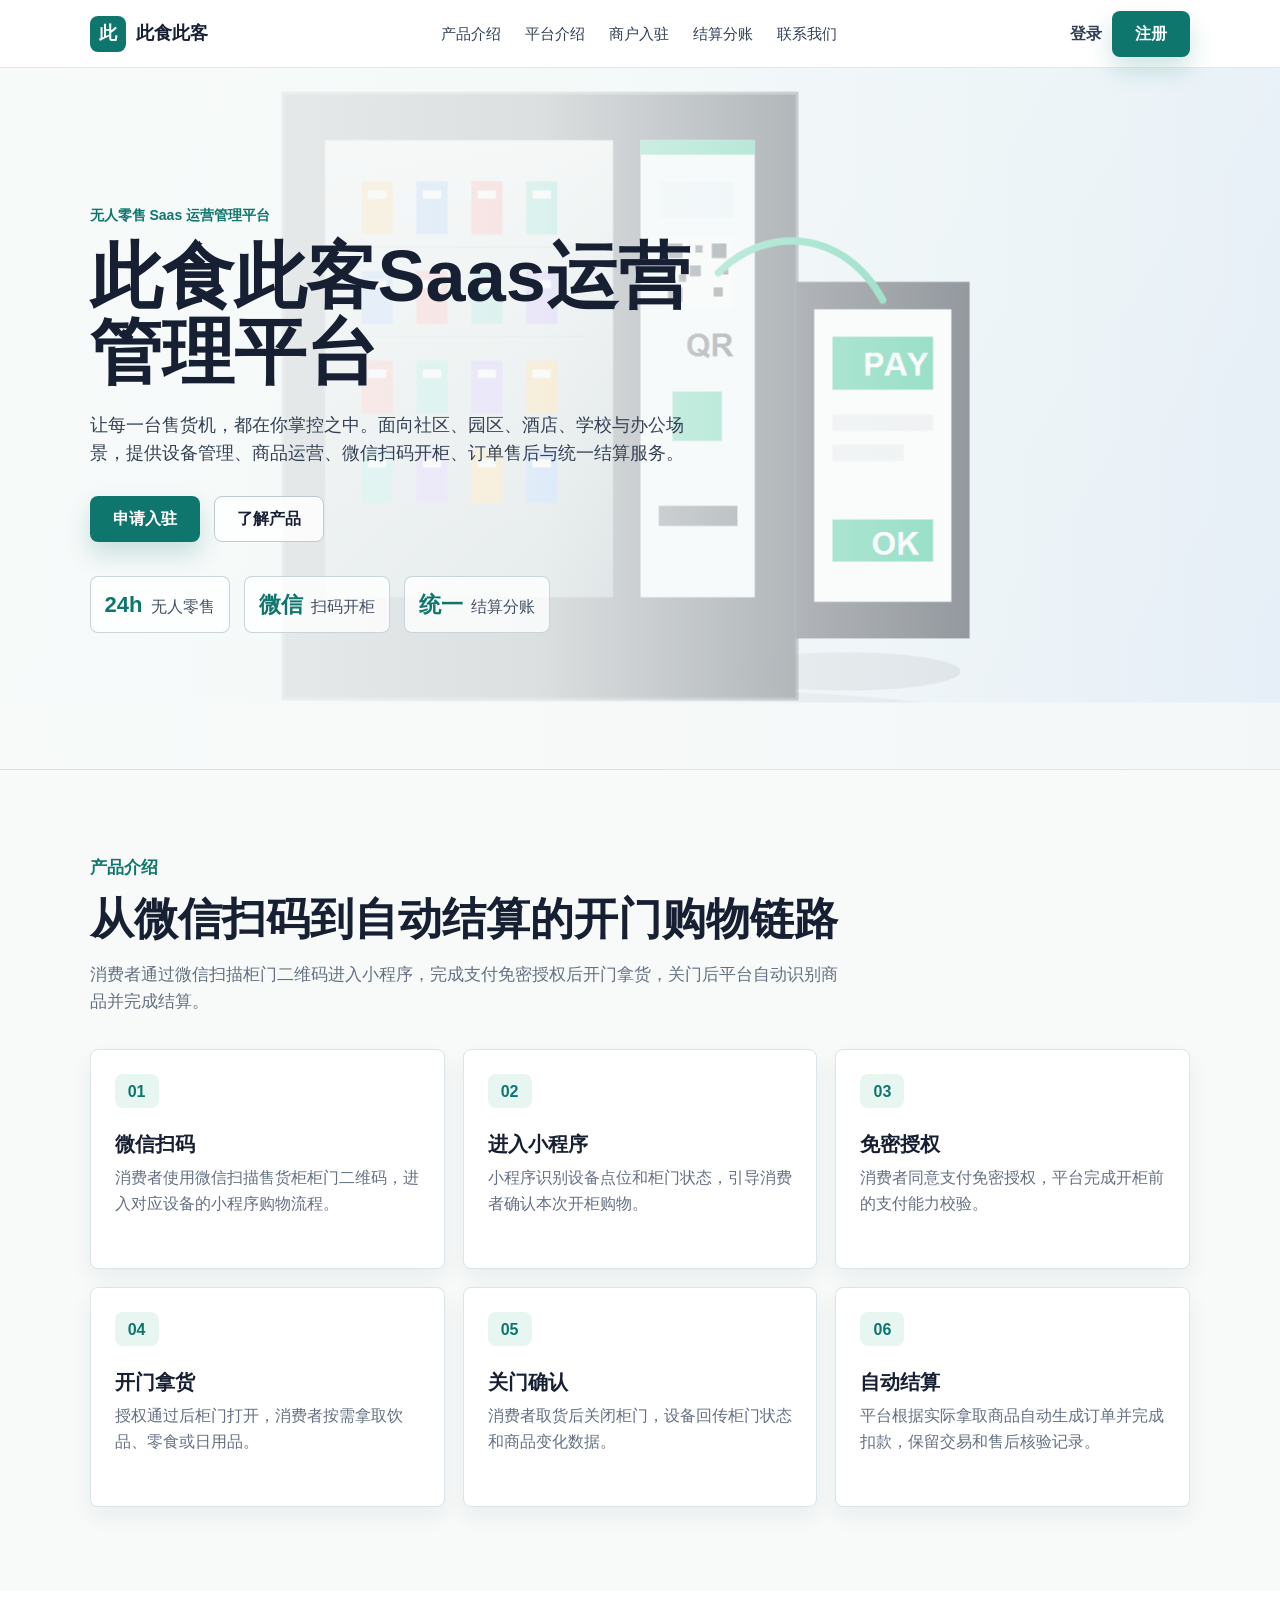
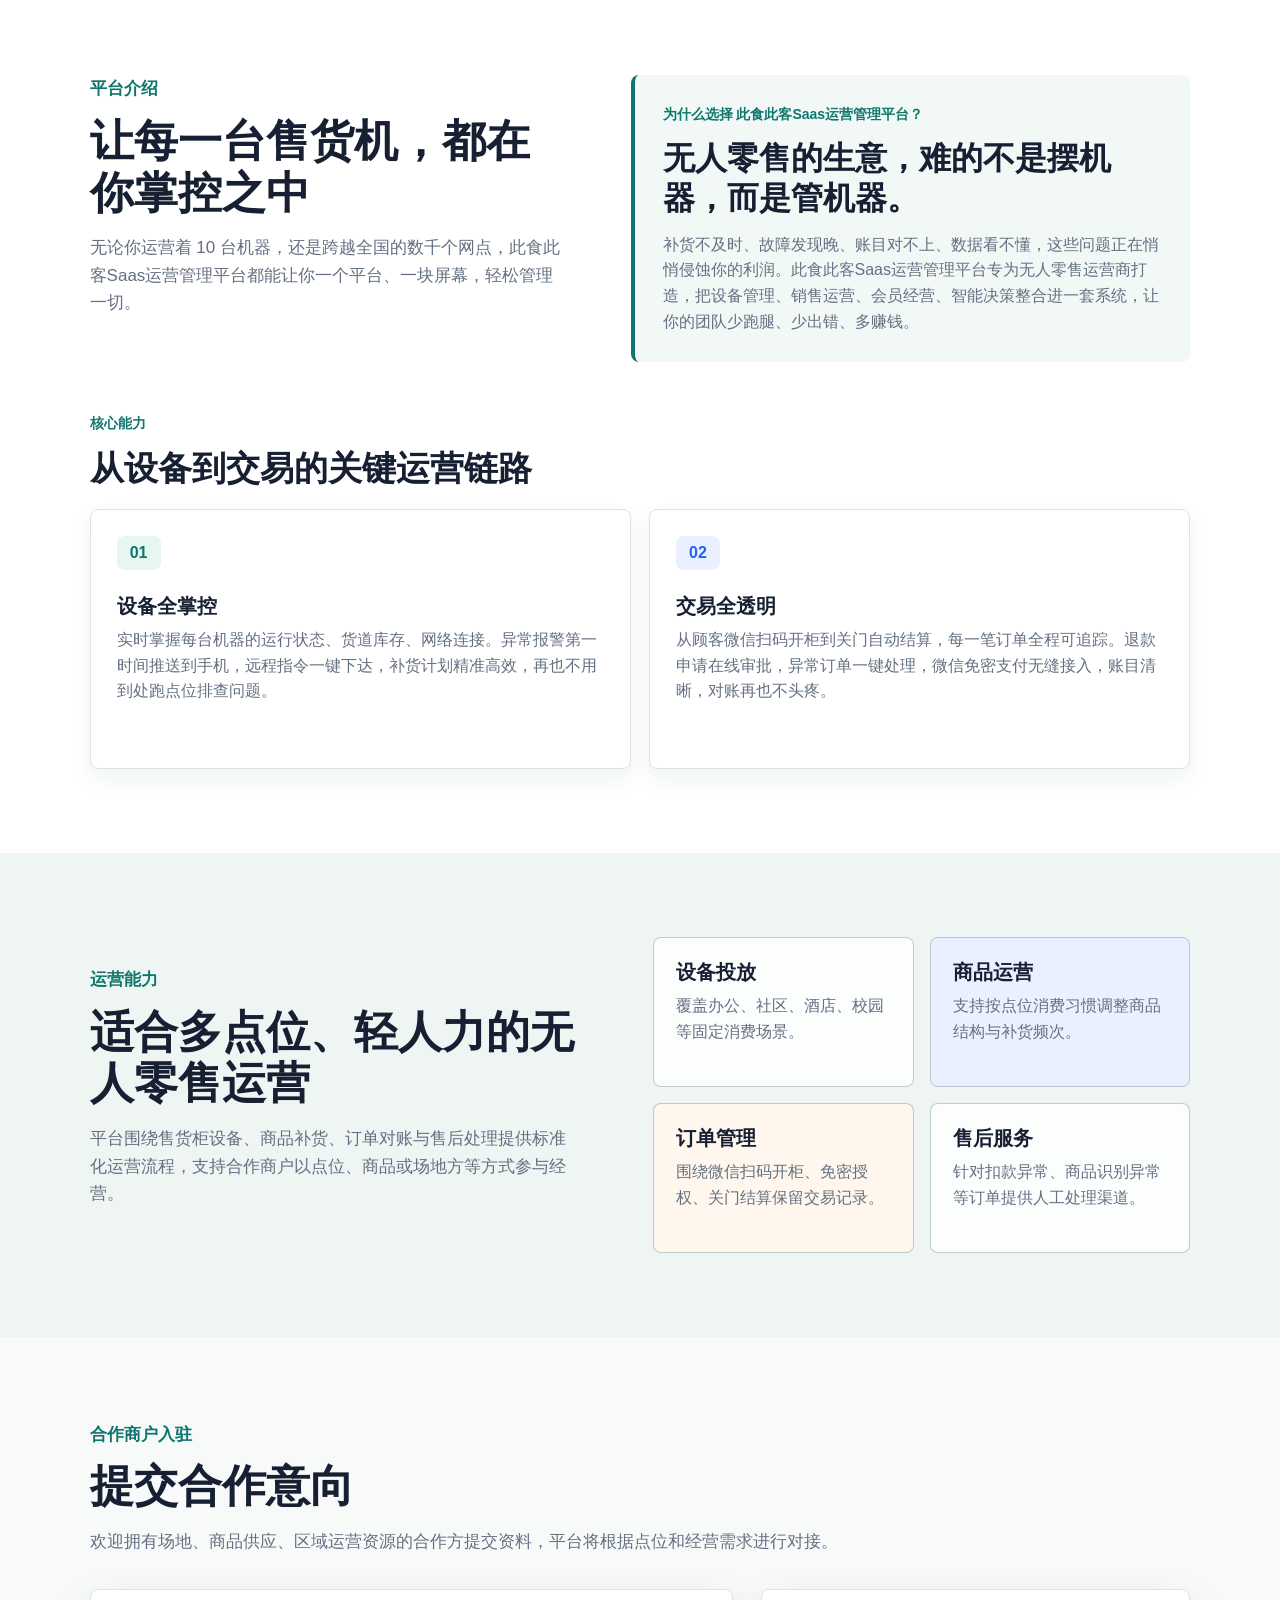
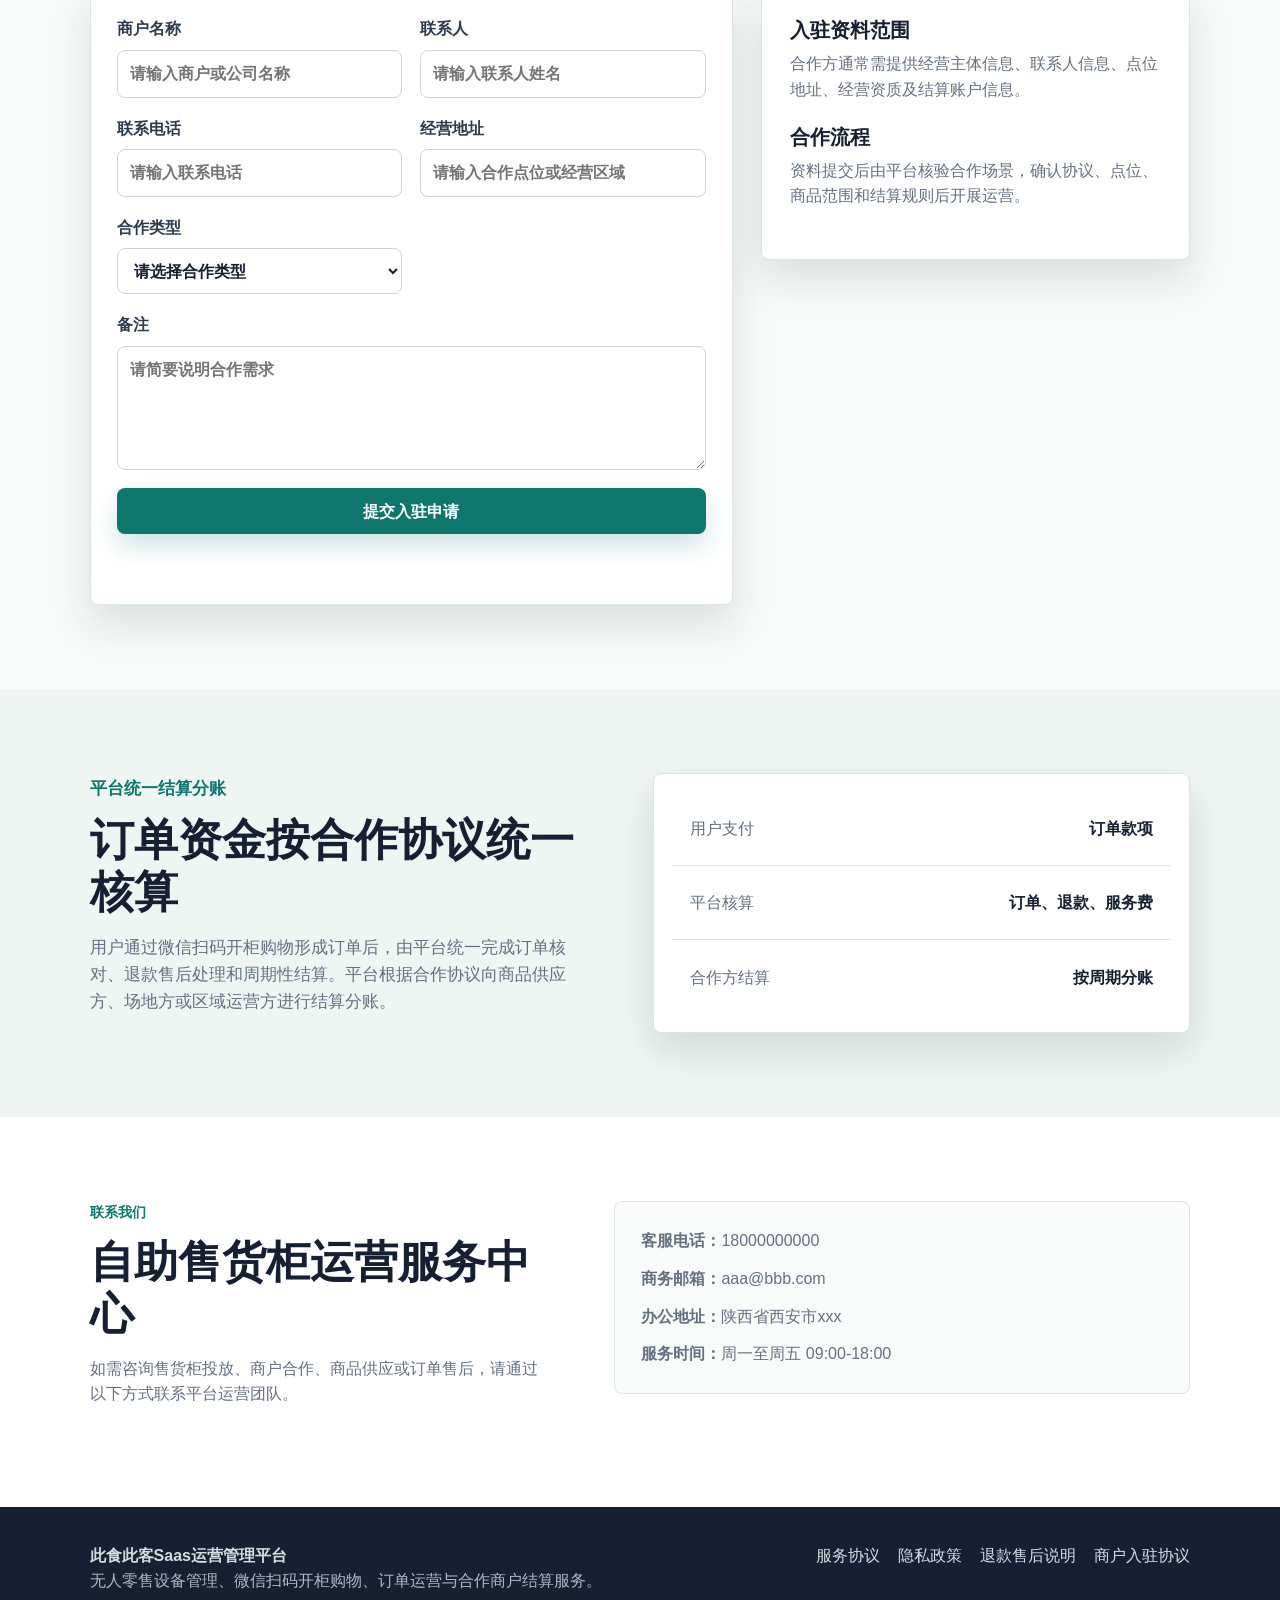
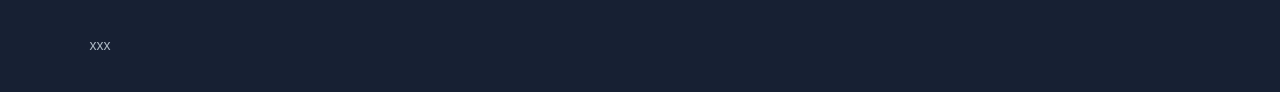
<file: index.html>
<!doctype html>
<html lang="zh-CN">
  <head>
    <meta charset="UTF-8" />
    <meta name="viewport" content="width=device-width, initial-scale=1.0" />
    <meta
      name="description"
      content="此食此客Saas运营管理平台面向无人零售运营商，提供售货机设备管理、销售运营、订单对账、会员经营与智能决策服务。"
    />
    <title>此食此客Saas运营管理平台</title>
    <link rel="stylesheet" href="./assets/css/style.css" />
  </head>
  <body>
    <header class="site-header">
      <a class="brand" href="#top" aria-label="此食此客Saas运营管理平台首页">
        <span class="brand-mark">此</span>
        <span>此食此客</span>
      </a>
      <nav class="nav" aria-label="主导航">
        <a href="#products">产品介绍</a>
        <a href="#platform">平台介绍</a>
        <a href="#merchant">商户入驻</a>
        <a href="#settlement">结算分账</a>
        <a href="#contact">联系我们</a>
      </nav>
      <div class="auth-actions" data-auth-actions>
        <div class="auth-guest" data-auth-guest>
          <button class="auth-link" type="button" data-auth-open="login">登录</button>
          <button class="button button-primary auth-register" type="button" data-auth-open="register">注册</button>
        </div>
        <div class="auth-user" data-auth-user hidden>
          <span data-auth-name></span>
          <button class="auth-link" type="button" data-auth-logout>退出</button>
        </div>
      </div>
    </header>

    <main id="top">
      <section class="hero">
        <div class="hero-content">
          <p class="eyebrow">无人零售 Saas 运营管理平台</p>
          <h1>此食此客Saas运营管理平台</h1>
          <p class="hero-copy">
            让每一台售货机，都在你掌控之中。面向社区、园区、酒店、学校与办公场景，提供设备管理、商品运营、微信扫码开柜、订单售后与统一结算服务。
          </p>
          <div class="hero-actions">
            <a class="button button-primary" href="#merchant">申请入驻</a>
            <a class="button button-secondary" href="#products">了解产品</a>
          </div>
          <div class="hero-metrics" aria-label="平台服务范围">
            <span><strong>24h</strong>无人零售</span>
            <span><strong>微信</strong>扫码开柜</span>
            <span><strong>统一</strong>结算分账</span>
          </div>
        </div>
      </section>

      <section class="section section-intro" id="products">
        <div class="section-heading">
          <p class="eyebrow">产品介绍</p>
          <h2>从微信扫码到自动结算的开门购物链路</h2>
          <p>
            消费者通过微信扫描柜门二维码进入小程序，完成支付免密授权后开门拿货，关门后平台自动识别商品并完成结算。
          </p>
        </div>
        <div class="process-grid">
          <article class="process-card">
            <span class="step">01</span>
            <h3>微信扫码</h3>
            <p>消费者使用微信扫描售货柜柜门二维码，进入对应设备的小程序购物流程。</p>
          </article>
          <article class="process-card">
            <span class="step">02</span>
            <h3>进入小程序</h3>
            <p>小程序识别设备点位和柜门状态，引导消费者确认本次开柜购物。</p>
          </article>
          <article class="process-card">
            <span class="step">03</span>
            <h3>免密授权</h3>
            <p>消费者同意支付免密授权，平台完成开柜前的支付能力校验。</p>
          </article>
          <article class="process-card">
            <span class="step">04</span>
            <h3>开门拿货</h3>
            <p>授权通过后柜门打开，消费者按需拿取饮品、零食或日用品。</p>
          </article>
          <article class="process-card">
            <span class="step">05</span>
            <h3>关门确认</h3>
            <p>消费者取货后关闭柜门，设备回传柜门状态和商品变化数据。</p>
          </article>
          <article class="process-card">
            <span class="step">06</span>
            <h3>自动结算</h3>
            <p>平台根据实际拿取商品自动生成订单并完成扣款，保留交易和售后核验记录。</p>
          </article>
        </div>
      </section>

      <section class="section platform-section" id="platform">
        <div class="platform-lead">
          <div class="section-heading">
            <p class="eyebrow">平台介绍</p>
            <h2>让每一台售货机，都在你掌控之中</h2>
            <p>
              无论你运营着 10 台机器，还是跨越全国的数千个网点，此食此客Saas运营管理平台都能让你一个平台、一块屏幕，轻松管理一切。
            </p>
          </div>
          <div class="platform-reason">
            <p class="eyebrow">为什么选择 此食此客Saas运营管理平台？</p>
            <h3>无人零售的生意，难的不是摆机器，而是管机器。</h3>
            <p>
              补货不及时、故障发现晚、账目对不上、数据看不懂，这些问题正在悄悄侵蚀你的利润。此食此客Saas运营管理平台专为无人零售运营商打造，把设备管理、销售运营、会员经营、智能决策整合进一套系统，让你的团队少跑腿、少出错、多赚钱。
            </p>
          </div>
        </div>
        <div class="capability-header">
          <p class="eyebrow">核心能力</p>
          <h3>从设备到交易的关键运营链路</h3>
        </div>
        <div class="capability-grid">
          <article class="capability-card">
            <span class="step">01</span>
            <h3>设备全掌控</h3>
            <p>
              实时掌握每台机器的运行状态、货道库存、网络连接。异常报警第一时间推送到手机，远程指令一键下达，补货计划精准高效，再也不用到处跑点位排查问题。
            </p>
          </article>
          <article class="capability-card">
            <span class="step">02</span>
            <h3>交易全透明</h3>
            <p>
              从顾客微信扫码开柜到关门自动结算，每一笔订单全程可追踪。退款申请在线审批，异常订单一键处理，微信免密支付无缝接入，账目清晰，对账再也不头疼。
            </p>
          </article>
        </div>
      </section>

      <section class="section section-band">
        <div class="split-layout">
          <div>
            <p class="eyebrow">运营能力</p>
            <h2>适合多点位、轻人力的无人零售运营</h2>
            <p>
              平台围绕售货柜设备、商品补货、订单对账与售后处理提供标准化运营流程，支持合作商户以点位、商品或场地方等方式参与经营。
            </p>
          </div>
          <div class="feature-list">
            <div>
              <h3>设备投放</h3>
              <p>覆盖办公、社区、酒店、校园等固定消费场景。</p>
            </div>
            <div>
              <h3>商品运营</h3>
              <p>支持按点位消费习惯调整商品结构与补货频次。</p>
            </div>
            <div>
              <h3>订单管理</h3>
              <p>围绕微信扫码开柜、免密授权、关门结算保留交易记录。</p>
            </div>
            <div>
              <h3>售后服务</h3>
              <p>针对扣款异常、商品识别异常等订单提供人工处理渠道。</p>
            </div>
          </div>
        </div>
      </section>

      <section class="section" id="merchant">
        <div class="section-heading">
          <p class="eyebrow">合作商户入驻</p>
          <h2>提交合作意向</h2>
          <p>欢迎拥有场地、商品供应、区域运营资源的合作方提交资料，平台将根据点位和经营需求进行对接。</p>
        </div>
        <div class="merchant-layout">
          <form class="merchant-form" id="merchantForm">
            <label>
              商户名称
              <input type="text" name="company" placeholder="请输入商户或公司名称" required />
            </label>
            <label>
              联系人
              <input type="text" name="name" placeholder="请输入联系人姓名" required />
            </label>
            <label>
              联系电话
              <input
                type="tel"
                name="phone"
                placeholder="请输入联系电话"
                pattern="^1[3-9][0-9]{9}$|^[0-9-]{7,}$"
                required
              />
            </label>
            <label>
              经营地址
              <input type="text" name="address" placeholder="请输入合作点位或经营区域" required />
            </label>
            <label>
              合作类型
              <select name="type" required>
                <option value="">请选择合作类型</option>
                <option value="场地合作">场地合作</option>
                <option value="商品供应">商品供应</option>
                <option value="区域运营">区域运营</option>
                <option value="设备投放">设备投放</option>
              </select>
            </label>
            <label class="label-full">
              备注
              <textarea name="message" rows="4" placeholder="请简要说明合作需求"></textarea>
            </label>
            <button class="button button-primary" type="submit">提交入驻申请</button>
            <p class="form-message" id="formMessage" role="status" aria-live="polite"></p>
          </form>
          <aside class="merchant-note">
            <h3>入驻资料范围</h3>
            <p>合作方通常需提供经营主体信息、联系人信息、点位地址、经营资质及结算账户信息。</p>
            <h3>合作流程</h3>
            <p>资料提交后由平台核验合作场景，确认协议、点位、商品范围和结算规则后开展运营。</p>
          </aside>
        </div>
      </section>

      <section class="section section-band" id="settlement">
        <div class="split-layout">
          <div>
            <p class="eyebrow">平台统一结算分账</p>
            <h2>订单资金按合作协议统一核算</h2>
            <p>
              用户通过微信扫码开柜购物形成订单后，由平台统一完成订单核对、退款售后处理和周期性结算。平台根据合作协议向商品供应方、场地方或区域运营方进行结算分账。
            </p>
          </div>
          <div class="settlement-panel">
            <div class="settlement-row">
              <span>用户支付</span>
              <strong>订单款项</strong>
            </div>
            <div class="settlement-row">
              <span>平台核算</span>
              <strong>订单、退款、服务费</strong>
            </div>
            <div class="settlement-row">
              <span>合作方结算</span>
              <strong>按周期分账</strong>
            </div>
          </div>
        </div>
      </section>

      <section class="section contact-section" id="contact">
        <div>
          <p class="eyebrow">联系我们</p>
          <h2>自助售货柜运营服务中心</h2>
          <p>如需咨询售货柜投放、商户合作、商品供应或订单售后，请通过以下方式联系平台运营团队。</p>
        </div>
        <div class="contact-list">
          <p><strong>客服电话：</strong>18000000000</p>
          <p><strong>商务邮箱：</strong>aaa@bbb.com</p>
          <p><strong>办公地址：</strong>陕西省西安市xxx</p>
          <p><strong>服务时间：</strong>周一至周五 09:00-18:00</p>
        </div>
      </section>
    </main>

    <footer class="site-footer">
      <div>
        <strong>此食此客Saas运营管理平台</strong>
        <p>无人零售设备管理、微信扫码开柜购物、订单运营与合作商户结算服务。</p>
      </div>
      <nav aria-label="底部链接">
        <a href="./terms.html">服务协议</a>
        <a href="./privacy.html">隐私政策</a>
        <a href="./refund.html">退款售后说明</a>
        <a href="./merchant-agreement.html">商户入驻协议</a>
      </nav>
      <p class="copyright"><a href="https://beian.miit.gov.cn/#/Integrated/index" target="_blank">xxx</a></p>
    </footer>

    <script src="./assets/js/main.js"></script>
  </body>
</html>
</file>
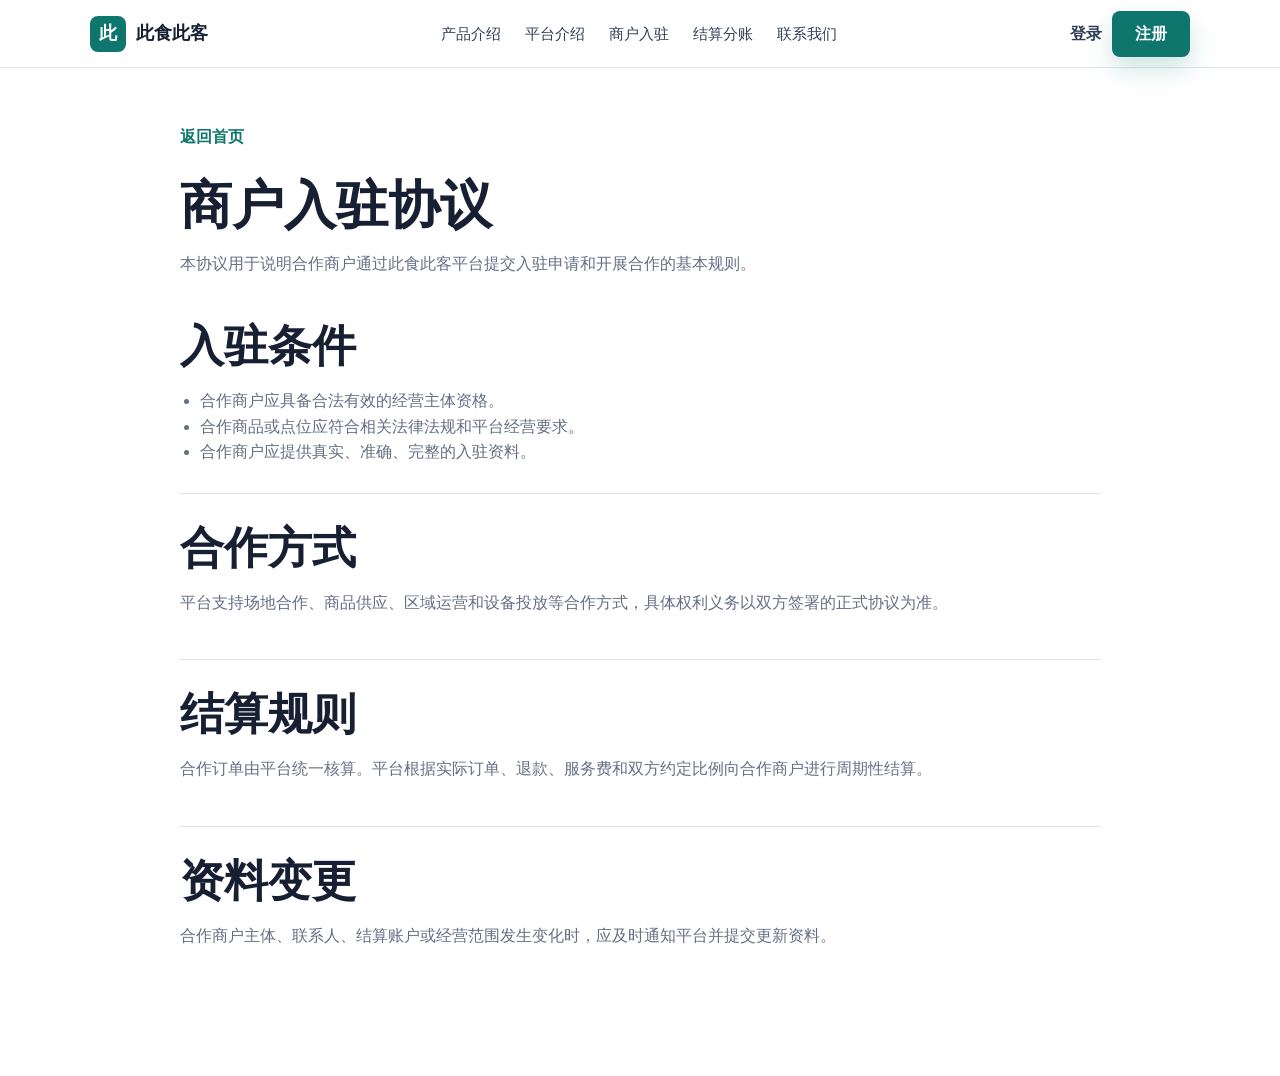
<file: merchant-agreement.html>
<!doctype html>
<html lang="zh-CN">
  <head>
    <meta charset="UTF-8" />
    <meta name="viewport" content="width=device-width, initial-scale=1.0" />
    <title>商户入驻协议 - 此食此客</title>
    <link rel="stylesheet" href="./assets/css/style.css" />
  </head>
  <body>
    <header class="site-header">
      <a class="brand" href="./index.html">
        <span class="brand-mark">此</span>
        <span>此食此客</span>
      </a>
      <nav class="nav" aria-label="主导航">
        <a href="./index.html#products">产品介绍</a>
        <a href="./index.html#platform">平台介绍</a>
        <a href="./index.html#merchant">商户入驻</a>
        <a href="./index.html#settlement">结算分账</a>
        <a href="./index.html#contact">联系我们</a>
      </nav>
      <div class="auth-actions" data-auth-actions>
        <div class="auth-guest" data-auth-guest>
          <button class="auth-link" type="button" data-auth-open="login">登录</button>
          <button class="button button-primary auth-register" type="button" data-auth-open="register">注册</button>
        </div>
        <div class="auth-user" data-auth-user hidden>
          <span data-auth-name></span>
          <button class="auth-link" type="button" data-auth-logout>退出</button>
        </div>
      </div>
    </header>
    <main class="policy-main">
      <article class="policy-article">
        <a class="back-link" href="./index.html">返回首页</a>
        <h1>商户入驻协议</h1>
        <p>本协议用于说明合作商户通过此食此客平台提交入驻申请和开展合作的基本规则。</p>
        <section>
          <h2>入驻条件</h2>
          <ul>
            <li>合作商户应具备合法有效的经营主体资格。</li>
            <li>合作商品或点位应符合相关法律法规和平台经营要求。</li>
            <li>合作商户应提供真实、准确、完整的入驻资料。</li>
          </ul>
        </section>
        <section>
          <h2>合作方式</h2>
          <p>平台支持场地合作、商品供应、区域运营和设备投放等合作方式，具体权利义务以双方签署的正式协议为准。</p>
        </section>
        <section>
          <h2>结算规则</h2>
          <p>合作订单由平台统一核算。平台根据实际订单、退款、服务费和双方约定比例向合作商户进行周期性结算。</p>
        </section>
        <section>
          <h2>资料变更</h2>
          <p>合作商户主体、联系人、结算账户或经营范围发生变化时，应及时通知平台并提交更新资料。</p>
        </section>
      </article>
    </main>
    <script src="./assets/js/main.js"></script>
  </body>
</html>
</file>
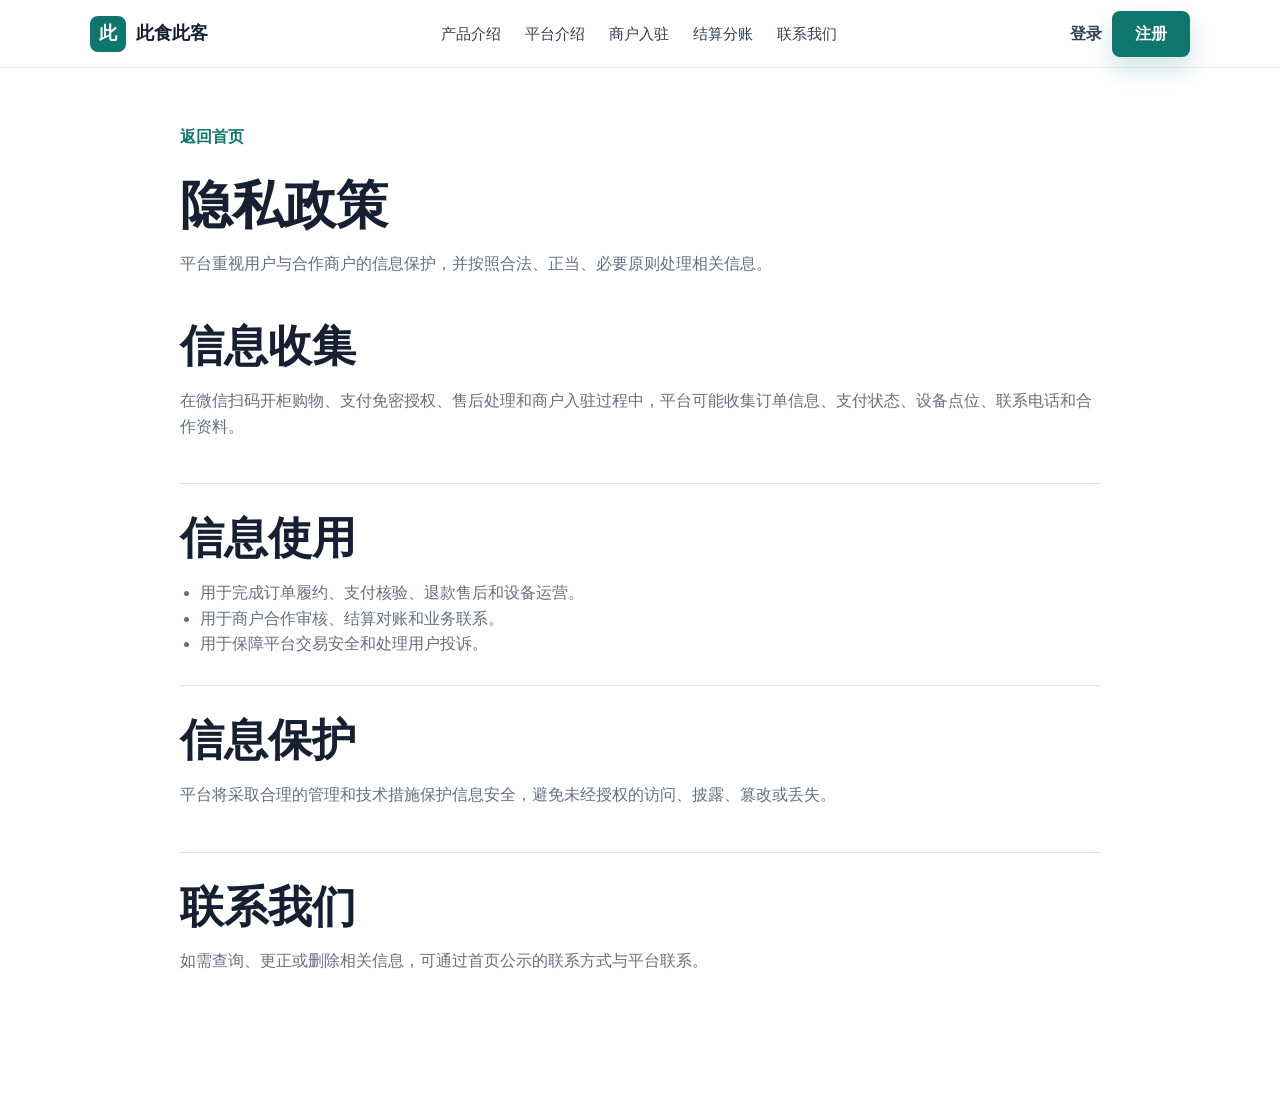
<file: privacy.html>
<!doctype html>
<html lang="zh-CN">
  <head>
    <meta charset="UTF-8" />
    <meta name="viewport" content="width=device-width, initial-scale=1.0" />
    <title>隐私政策 - 此食此客</title>
    <link rel="stylesheet" href="./assets/css/style.css" />
  </head>
  <body>
    <header class="site-header">
      <a class="brand" href="./index.html">
        <span class="brand-mark">此</span>
        <span>此食此客</span>
      </a>
      <nav class="nav" aria-label="主导航">
        <a href="./index.html#products">产品介绍</a>
        <a href="./index.html#platform">平台介绍</a>
        <a href="./index.html#merchant">商户入驻</a>
        <a href="./index.html#settlement">结算分账</a>
        <a href="./index.html#contact">联系我们</a>
      </nav>
      <div class="auth-actions" data-auth-actions>
        <div class="auth-guest" data-auth-guest>
          <button class="auth-link" type="button" data-auth-open="login">登录</button>
          <button class="button button-primary auth-register" type="button" data-auth-open="register">注册</button>
        </div>
        <div class="auth-user" data-auth-user hidden>
          <span data-auth-name></span>
          <button class="auth-link" type="button" data-auth-logout>退出</button>
        </div>
      </div>
    </header>
    <main class="policy-main">
      <article class="policy-article">
        <a class="back-link" href="./index.html">返回首页</a>
        <h1>隐私政策</h1>
        <p>平台重视用户与合作商户的信息保护，并按照合法、正当、必要原则处理相关信息。</p>
        <section>
          <h2>信息收集</h2>
          <p>在微信扫码开柜购物、支付免密授权、售后处理和商户入驻过程中，平台可能收集订单信息、支付状态、设备点位、联系电话和合作资料。</p>
        </section>
        <section>
          <h2>信息使用</h2>
          <ul>
            <li>用于完成订单履约、支付核验、退款售后和设备运营。</li>
            <li>用于商户合作审核、结算对账和业务联系。</li>
            <li>用于保障平台交易安全和处理用户投诉。</li>
          </ul>
        </section>
        <section>
          <h2>信息保护</h2>
          <p>平台将采取合理的管理和技术措施保护信息安全，避免未经授权的访问、披露、篡改或丢失。</p>
        </section>
        <section>
          <h2>联系我们</h2>
          <p>如需查询、更正或删除相关信息，可通过首页公示的联系方式与平台联系。</p>
        </section>
      </article>
    </main>
    <script src="./assets/js/main.js"></script>
  </body>
</html>
</file>
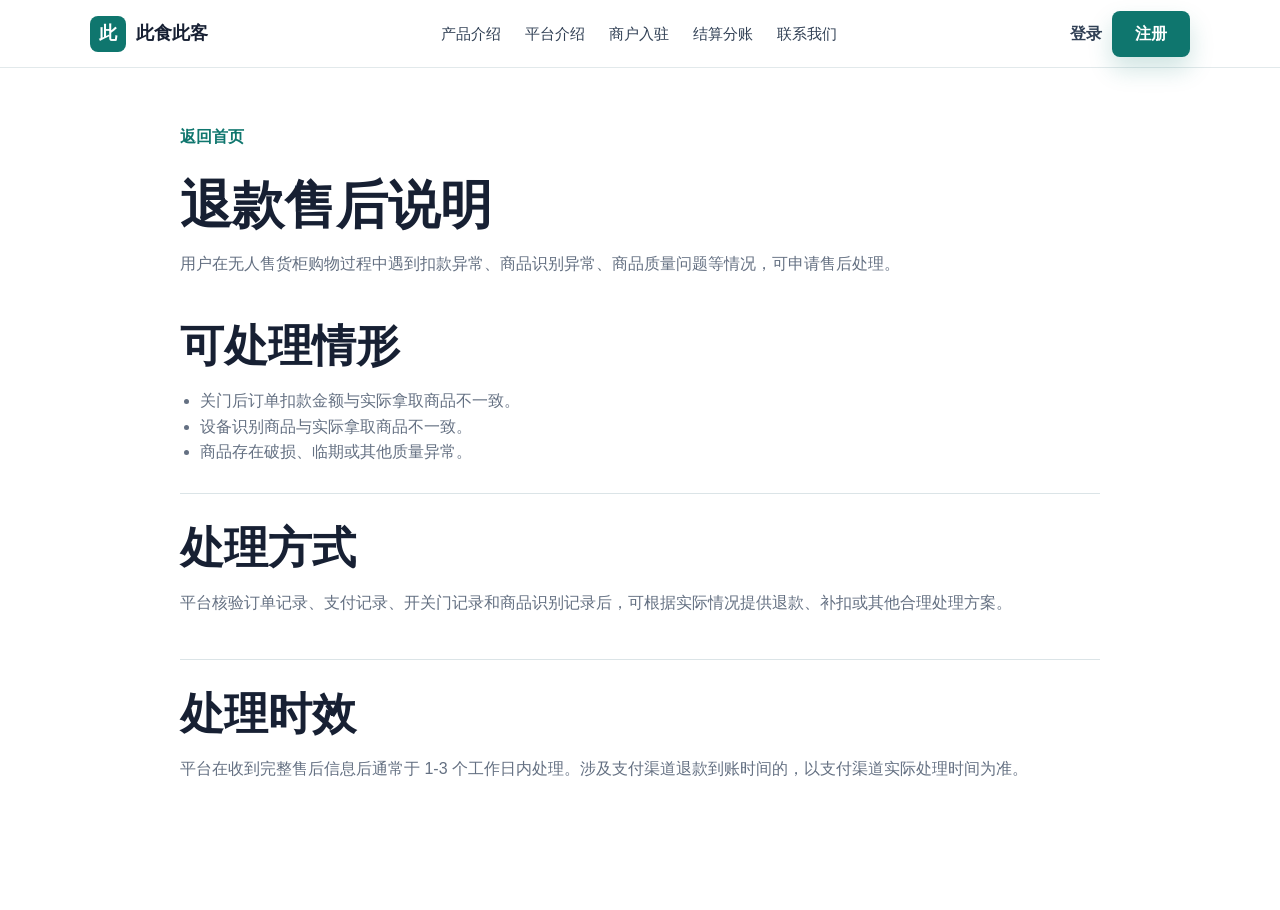
<file: refund.html>
<!doctype html>
<html lang="zh-CN">
  <head>
    <meta charset="UTF-8" />
    <meta name="viewport" content="width=device-width, initial-scale=1.0" />
    <title>退款售后说明 - 此食此客</title>
    <link rel="stylesheet" href="./assets/css/style.css" />
  </head>
  <body>
    <header class="site-header">
      <a class="brand" href="./index.html">
        <span class="brand-mark">此</span>
        <span>此食此客</span>
      </a>
      <nav class="nav" aria-label="主导航">
        <a href="./index.html#products">产品介绍</a>
        <a href="./index.html#platform">平台介绍</a>
        <a href="./index.html#merchant">商户入驻</a>
        <a href="./index.html#settlement">结算分账</a>
        <a href="./index.html#contact">联系我们</a>
      </nav>
      <div class="auth-actions" data-auth-actions>
        <div class="auth-guest" data-auth-guest>
          <button class="auth-link" type="button" data-auth-open="login">登录</button>
          <button class="button button-primary auth-register" type="button" data-auth-open="register">注册</button>
        </div>
        <div class="auth-user" data-auth-user hidden>
          <span data-auth-name></span>
          <button class="auth-link" type="button" data-auth-logout>退出</button>
        </div>
      </div>
    </header>
    <main class="policy-main">
      <article class="policy-article">
        <a class="back-link" href="./index.html">返回首页</a>
        <h1>退款售后说明</h1>
        <p>用户在无人售货柜购物过程中遇到扣款异常、商品识别异常、商品质量问题等情况，可申请售后处理。</p>
        <section>
          <h2>可处理情形</h2>
          <ul>
            <li>关门后订单扣款金额与实际拿取商品不一致。</li>
            <li>设备识别商品与实际拿取商品不一致。</li>
            <li>商品存在破损、临期或其他质量异常。</li>
          </ul>
        </section>
        <section>
          <h2>处理方式</h2>
          <p>平台核验订单记录、支付记录、开关门记录和商品识别记录后，可根据实际情况提供退款、补扣或其他合理处理方案。</p>
        </section>
        <section>
          <h2>处理时效</h2>
          <p>平台在收到完整售后信息后通常于 1-3 个工作日内处理。涉及支付渠道退款到账时间的，以支付渠道实际处理时间为准。</p>
        </section>
      </article>
    </main>
    <script src="./assets/js/main.js"></script>
  </body>
</html>
</file>
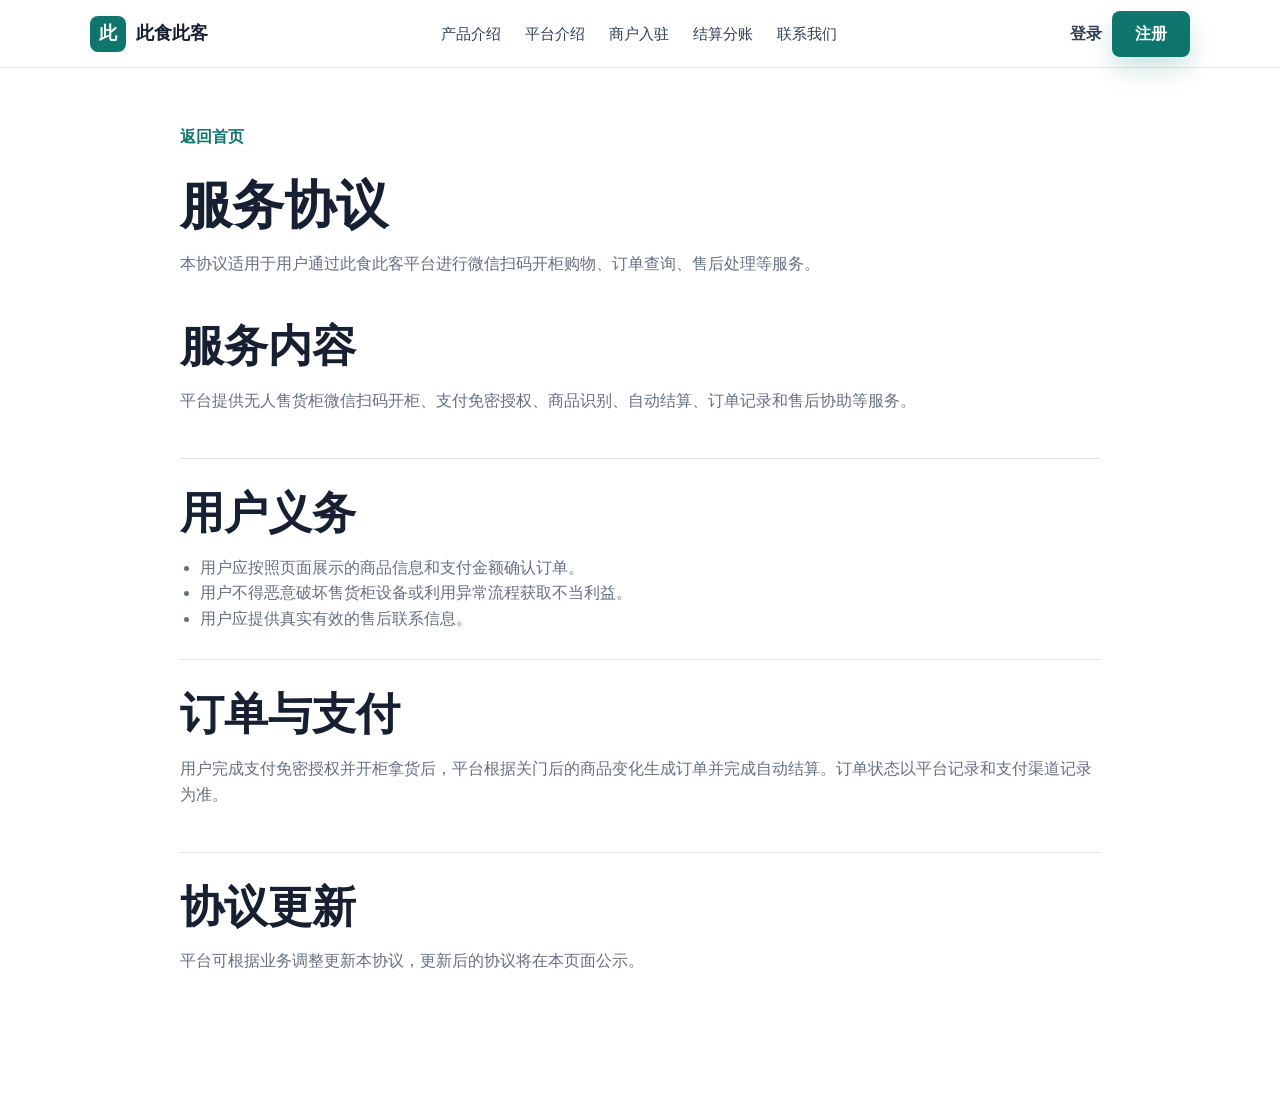
<file: terms.html>
<!doctype html>
<html lang="zh-CN">
  <head>
    <meta charset="UTF-8" />
    <meta name="viewport" content="width=device-width, initial-scale=1.0" />
    <title>服务协议 - 此食此客</title>
    <link rel="stylesheet" href="./assets/css/style.css" />
  </head>
  <body>
    <header class="site-header">
      <a class="brand" href="./index.html">
        <span class="brand-mark">此</span>
        <span>此食此客</span>
      </a>
      <nav class="nav" aria-label="主导航">
        <a href="./index.html#products">产品介绍</a>
        <a href="./index.html#platform">平台介绍</a>
        <a href="./index.html#merchant">商户入驻</a>
        <a href="./index.html#settlement">结算分账</a>
        <a href="./index.html#contact">联系我们</a>
      </nav>
      <div class="auth-actions" data-auth-actions>
        <div class="auth-guest" data-auth-guest>
          <button class="auth-link" type="button" data-auth-open="login">登录</button>
          <button class="button button-primary auth-register" type="button" data-auth-open="register">注册</button>
        </div>
        <div class="auth-user" data-auth-user hidden>
          <span data-auth-name></span>
          <button class="auth-link" type="button" data-auth-logout>退出</button>
        </div>
      </div>
    </header>
    <main class="policy-main">
      <article class="policy-article">
        <a class="back-link" href="./index.html">返回首页</a>
        <h1>服务协议</h1>
        <p>本协议适用于用户通过此食此客平台进行微信扫码开柜购物、订单查询、售后处理等服务。</p>
        <section>
          <h2>服务内容</h2>
          <p>平台提供无人售货柜微信扫码开柜、支付免密授权、商品识别、自动结算、订单记录和售后协助等服务。</p>
        </section>
        <section>
          <h2>用户义务</h2>
          <ul>
            <li>用户应按照页面展示的商品信息和支付金额确认订单。</li>
            <li>用户不得恶意破坏售货柜设备或利用异常流程获取不当利益。</li>
            <li>用户应提供真实有效的售后联系信息。</li>
          </ul>
        </section>
        <section>
          <h2>订单与支付</h2>
          <p>用户完成支付免密授权并开柜拿货后，平台根据关门后的商品变化生成订单并完成自动结算。订单状态以平台记录和支付渠道记录为准。</p>
        </section>
        <section>
          <h2>协议更新</h2>
          <p>平台可根据业务调整更新本协议，更新后的协议将在本页面公示。</p>
        </section>
      </article>
    </main>
    <script src="./assets/js/main.js"></script>
  </body>
</html>
</file>
<file: assets/css/style.css>
:root {
  --bg: #f7faf9;
  --surface: #ffffff;
  --ink: #172033;
  --muted: #647082;
  --line: #dbe4e7;
  --primary: #0f766e;
  --primary-dark: #115e59;
  --blue: #2563eb;
  --amber: #d97706;
  --soft-green: #e8f6f2;
  --soft-blue: #eaf0ff;
  --radius: 8px;
  --shadow: 0 18px 40px rgba(15, 35, 50, 0.13);
}

* {
  box-sizing: border-box;
}

html {
  scroll-behavior: smooth;
}

body {
  margin: 0;
  color: var(--ink);
  background: var(--bg);
  font-family:
    -apple-system, BlinkMacSystemFont, "Segoe UI", "Microsoft YaHei", Arial, sans-serif;
  line-height: 1.6;
}

a {
  color: inherit;
  text-decoration: none;
}

img {
  display: block;
  max-width: 100%;
}

[hidden] {
  display: none !important;
}

.site-header {
  position: sticky;
  top: 0;
  z-index: 20;
  display: flex;
  align-items: center;
  justify-content: space-between;
  gap: 24px;
  min-height: 68px;
  padding: 0 7vw;
  border-bottom: 1px solid rgba(219, 228, 231, 0.8);
  background: rgba(255, 255, 255, 0.92);
  backdrop-filter: blur(14px);
}

.brand {
  display: inline-flex;
  align-items: center;
  gap: 10px;
  flex: 0 0 auto;
  font-weight: 800;
  font-size: 18px;
}

.brand-mark {
  display: grid;
  place-items: center;
  width: 36px;
  height: 36px;
  color: #fff;
  border-radius: var(--radius);
  background: var(--primary);
}

.nav {
  display: flex;
  align-items: center;
  gap: 24px;
  color: #314055;
  font-size: 15px;
  white-space: nowrap;
}

.nav a:hover,
.site-footer a:hover {
  color: var(--primary);
}

.auth-actions {
  display: flex;
  align-items: center;
  flex: 0 0 auto;
}

.auth-guest,
.auth-user {
  display: flex;
  align-items: center;
  gap: 10px;
}

.auth-user {
  min-height: 38px;
  padding: 4px 6px 4px 12px;
  border: 1px solid rgba(189, 203, 208, 0.8);
  border-radius: var(--radius);
  background: #fff;
  color: #2e3c51;
  font-size: 14px;
  font-weight: 800;
}

.auth-link {
  padding: 0;
  border: 0;
  color: #314055;
  background: transparent;
  font: inherit;
  font-weight: 800;
  cursor: pointer;
}

.auth-link:hover {
  color: var(--primary);
}

.auth-register {
  min-height: 38px;
  padding: 0 16px;
  font-size: 14px;
}

.hero {
  min-height: 78svh;
  display: flex;
  align-items: center;
  padding: 72px 7vw;
  background:
    linear-gradient(90deg, rgba(247, 250, 249, 0.97) 0%, rgba(247, 250, 249, 0.88) 42%, rgba(247, 250, 249, 0.35) 100%),
    url("../images/vending-pay-scene.png") center right / cover no-repeat;
  border-bottom: 1px solid var(--line);
}

.hero-content {
  width: min(660px, 100%);
}

.eyebrow {
  margin: 0 0 12px;
  color: var(--primary);
  font-size: 14px;
  font-weight: 800;
}

h1,
h2,
h3,
p {
  margin-top: 0;
}

h1 {
  margin-bottom: 20px;
  font-size: clamp(42px, 7vw, 72px);
  line-height: 1.06;
}

h2 {
  margin-bottom: 16px;
  font-size: clamp(28px, 4vw, 44px);
  line-height: 1.18;
}

h3 {
  margin-bottom: 8px;
  font-size: 20px;
  line-height: 1.25;
}

p {
  color: var(--muted);
}

.hero-copy {
  max-width: 600px;
  margin-bottom: 28px;
  font-size: 18px;
  color: #344155;
}

.hero-actions {
  display: flex;
  flex-wrap: wrap;
  gap: 14px;
  margin-bottom: 34px;
}

.button {
  display: inline-flex;
  align-items: center;
  justify-content: center;
  min-height: 46px;
  padding: 0 22px;
  border: 1px solid transparent;
  border-radius: var(--radius);
  font: inherit;
  font-weight: 800;
  cursor: pointer;
  transition:
    transform 0.2s ease,
    box-shadow 0.2s ease,
    background 0.2s ease;
}

.button:hover {
  transform: translateY(-1px);
}

.button-primary {
  color: #fff;
  background: var(--primary);
  box-shadow: 0 12px 24px rgba(15, 118, 110, 0.2);
}

.button-primary:hover {
  background: var(--primary-dark);
}

.button-secondary {
  color: var(--ink);
  border-color: #bdcbd0;
  background: rgba(255, 255, 255, 0.84);
}

.hero-metrics {
  display: flex;
  flex-wrap: wrap;
  gap: 14px;
}

.hero-metrics span {
  display: inline-flex;
  align-items: baseline;
  gap: 8px;
  padding: 10px 14px;
  border: 1px solid rgba(189, 203, 208, 0.8);
  border-radius: var(--radius);
  background: rgba(255, 255, 255, 0.78);
  color: #445064;
}

.hero-metrics strong {
  color: var(--primary);
  font-size: 22px;
}

.section {
  padding: 84px 7vw;
}

.section-heading {
  width: min(760px, 100%);
  margin-bottom: 34px;
}

.section-heading p {
  font-size: 17px;
}

.section-band {
  background: #eef5f3;
}

.process-grid {
  display: grid;
  grid-template-columns: repeat(3, minmax(0, 1fr));
  gap: 18px;
}

.process-card {
  min-height: 220px;
  padding: 24px;
  border: 1px solid var(--line);
  border-radius: var(--radius);
  background: var(--surface);
  box-shadow: 0 10px 22px rgba(15, 35, 50, 0.06);
}

.step {
  display: inline-flex;
  align-items: center;
  justify-content: center;
  width: 44px;
  height: 34px;
  margin-bottom: 24px;
  border-radius: var(--radius);
  color: var(--primary);
  background: var(--soft-green);
  font-weight: 900;
}

.platform-section {
  background: #fff;
}

.platform-lead {
  display: grid;
  grid-template-columns: minmax(0, 0.92fr) minmax(320px, 1.08fr);
  gap: clamp(28px, 5vw, 72px);
  align-items: stretch;
}

.platform-lead .section-heading {
  margin-bottom: 0;
}

.platform-reason {
  padding: 28px;
  border-left: 4px solid var(--primary);
  border-radius: var(--radius);
  background: #f2f8f6;
}

.platform-reason h3 {
  margin-bottom: 14px;
  font-size: clamp(22px, 3vw, 32px);
}

.platform-reason p:last-child {
  margin-bottom: 0;
}

.capability-header {
  margin: 50px 0 20px;
}

.capability-header h3 {
  margin-bottom: 0;
  font-size: clamp(24px, 3vw, 34px);
}

.capability-grid {
  display: grid;
  grid-template-columns: repeat(2, minmax(0, 1fr));
  gap: 18px;
}

.capability-card {
  min-height: 260px;
  padding: 26px;
  border: 1px solid var(--line);
  border-radius: var(--radius);
  background: var(--surface);
  box-shadow: 0 10px 22px rgba(15, 35, 50, 0.06);
}

.capability-card:nth-child(2) .step {
  color: var(--blue);
  background: var(--soft-blue);
}

.capability-card p {
  margin-bottom: 0;
}

.split-layout {
  display: grid;
  grid-template-columns: minmax(0, 0.95fr) minmax(320px, 1.05fr);
  gap: clamp(32px, 6vw, 80px);
  align-items: center;
}

.split-layout > div:first-child p {
  font-size: 17px;
}

.feature-list {
  display: grid;
  grid-template-columns: repeat(2, minmax(0, 1fr));
  gap: 16px;
}

.feature-list > div {
  min-height: 150px;
  padding: 22px;
  border: 1px solid rgba(164, 183, 190, 0.7);
  border-radius: var(--radius);
  background: rgba(255, 255, 255, 0.82);
}

.feature-list > div:nth-child(2) {
  background: var(--soft-blue);
}

.feature-list > div:nth-child(3) {
  background: #fff7ed;
}

.merchant-layout {
  display: grid;
  grid-template-columns: minmax(0, 1.2fr) minmax(280px, 0.8fr);
  gap: 28px;
  align-items: start;
}

.merchant-form,
.merchant-note,
.settlement-panel {
  border: 1px solid var(--line);
  border-radius: var(--radius);
  background: var(--surface);
  box-shadow: var(--shadow);
}

.merchant-form {
  display: grid;
  grid-template-columns: repeat(2, minmax(0, 1fr));
  gap: 18px;
  padding: 26px;
}

.merchant-form label {
  display: grid;
  gap: 8px;
  color: #2e3c51;
  font-weight: 800;
}

.merchant-form .label-full,
.merchant-form button,
.form-message {
  grid-column: 1 / -1;
}

input,
select,
textarea {
  width: 100%;
  min-height: 46px;
  padding: 10px 12px;
  border: 1px solid #c8d5da;
  border-radius: var(--radius);
  color: var(--ink);
  background: #fff;
  font: inherit;
}

textarea {
  resize: vertical;
}

input:focus,
select:focus,
textarea:focus {
  outline: 3px solid rgba(15, 118, 110, 0.18);
  border-color: var(--primary);
}

.form-message {
  min-height: 26px;
  margin: 0;
  color: var(--primary);
  font-weight: 800;
}

.auth-dialog {
  width: min(430px, calc(100vw - 32px));
  padding: 0;
  border: 0;
  border-radius: var(--radius);
  background: var(--surface);
  box-shadow: 0 24px 60px rgba(15, 35, 50, 0.24);
}

.auth-dialog::backdrop {
  background: rgba(23, 32, 51, 0.48);
  backdrop-filter: blur(5px);
}

.auth-panel {
  padding: 28px;
}

.auth-panel-header {
  display: flex;
  align-items: flex-start;
  justify-content: space-between;
  gap: 16px;
  margin-bottom: 22px;
}

.auth-panel-header h2 {
  margin-bottom: 6px;
  font-size: 28px;
}

.auth-panel-header p {
  margin-bottom: 0;
}

.auth-close {
  display: grid;
  place-items: center;
  width: 36px;
  height: 36px;
  border: 1px solid var(--line);
  border-radius: var(--radius);
  color: var(--muted);
  background: #fff;
  font-size: 24px;
  line-height: 1;
  cursor: pointer;
}

.auth-close:hover {
  color: var(--ink);
  border-color: #bdcbd0;
}

.auth-tabs {
  display: grid;
  grid-template-columns: repeat(2, minmax(0, 1fr));
  gap: 8px;
  margin-bottom: 20px;
  padding: 4px;
  border: 1px solid var(--line);
  border-radius: var(--radius);
  background: #f4f8f7;
}

.auth-tab {
  min-height: 38px;
  border: 0;
  border-radius: calc(var(--radius) - 2px);
  color: var(--muted);
  background: transparent;
  font: inherit;
  font-weight: 800;
  cursor: pointer;
}

.auth-tab.is-active {
  color: #fff;
  background: var(--primary);
}

.auth-form {
  display: grid;
  gap: 14px;
}

.auth-form[hidden] {
  display: none;
}

.auth-form label {
  display: grid;
  gap: 8px;
  color: #2e3c51;
  font-weight: 800;
}

.auth-form .button {
  width: 100%;
  margin-top: 4px;
}

.auth-message {
  min-height: 24px;
  margin: 0;
  color: var(--primary);
  font-weight: 800;
}

.auth-message.is-error {
  color: #b42318;
}

.merchant-note {
  padding: 28px;
}

.merchant-note h3 + p {
  margin-bottom: 22px;
}

.settlement-panel {
  padding: 18px;
}

.settlement-row {
  display: flex;
  align-items: center;
  justify-content: space-between;
  gap: 18px;
  min-height: 74px;
  padding: 18px;
  border-bottom: 1px solid var(--line);
}

.settlement-row:last-child {
  border-bottom: 0;
}

.settlement-row span {
  color: var(--muted);
}

.settlement-row strong {
  color: var(--ink);
  text-align: right;
}

.contact-section {
  display: grid;
  grid-template-columns: minmax(0, 0.8fr) minmax(320px, 1fr);
  gap: clamp(28px, 5vw, 70px);
  align-items: start;
  background: #fff;
}

.contact-list {
  display: grid;
  gap: 12px;
  padding: 26px;
  border: 1px solid var(--line);
  border-radius: var(--radius);
  background: #f9fbfb;
}

.contact-list p {
  margin: 0;
}

.site-footer {
  display: grid;
  grid-template-columns: minmax(0, 1.2fr) minmax(240px, 0.8fr);
  gap: 24px;
  padding: 36px 7vw;
  color: #d5dde3;
  background: #172033;
}

.site-footer p {
  color: #aeb9c5;
}

.site-footer nav {
  display: flex;
  flex-wrap: wrap;
  gap: 12px 18px;
  justify-content: flex-end;
}

.copyright {
  grid-column: 1 / -1;
  margin: 0;
  font-size: 14px;
}

.policy-main {
  padding: 56px 7vw 84px;
  background: #fff;
}

.policy-article {
  width: min(920px, 100%);
  margin: 0 auto;
}

.policy-article h1 {
  margin-bottom: 18px;
  font-size: clamp(34px, 5vw, 52px);
}

.policy-article section {
  padding: 28px 0;
  border-bottom: 1px solid var(--line);
}

.policy-article section:last-child {
  border-bottom: 0;
}

.policy-article ul {
  margin: 0;
  padding-left: 20px;
  color: var(--muted);
}

.back-link {
  display: inline-flex;
  margin-bottom: 28px;
  color: var(--primary);
  font-weight: 800;
}

@media (max-width: 980px) {
  .site-header {
    align-items: flex-start;
    flex-direction: column;
    min-height: auto;
    padding: 16px 5vw;
  }

  .nav {
    width: 100%;
    overflow-x: auto;
    padding-bottom: 4px;
  }

  .auth-actions,
  .auth-guest,
  .auth-user {
    width: 100%;
  }

  .auth-guest {
    justify-content: flex-start;
  }

  .auth-user {
    justify-content: space-between;
  }

  .hero {
    min-height: 72svh;
    padding: 56px 5vw;
    background:
      linear-gradient(180deg, rgba(247, 250, 249, 0.98) 0%, rgba(247, 250, 249, 0.9) 50%, rgba(247, 250, 249, 0.64) 100%),
      url("../images/vending-pay-scene.png") center bottom / cover no-repeat;
  }

  .section,
  .policy-main {
    padding-left: 5vw;
    padding-right: 5vw;
  }

  .process-grid {
    grid-template-columns: repeat(2, minmax(0, 1fr));
  }

  .platform-lead,
  .split-layout,
  .merchant-layout,
  .contact-section,
  .site-footer {
    grid-template-columns: 1fr;
  }

  .site-footer nav {
    justify-content: flex-start;
  }
}

@media (max-width: 640px) {
  .brand {
    font-size: 17px;
  }

  .nav {
    gap: 16px;
    font-size: 14px;
  }

  h1 {
    font-size: 40px;
  }

  h2 {
    font-size: 28px;
  }

  .hero-copy,
  .section-heading p,
  .split-layout > div:first-child p {
    font-size: 16px;
  }

  .hero-actions,
  .hero-metrics {
    flex-direction: column;
    align-items: stretch;
  }

  .button,
  .hero-metrics span {
    width: 100%;
  }

  .process-grid,
  .capability-grid,
  .feature-list,
  .merchant-form {
    grid-template-columns: 1fr;
  }

  .section {
    padding-top: 64px;
    padding-bottom: 64px;
  }

  .merchant-form,
  .merchant-note,
  .contact-list {
    padding: 20px;
  }

  .settlement-row {
    align-items: flex-start;
    flex-direction: column;
    gap: 4px;
  }

  .settlement-row strong {
    text-align: left;
  }
}
</file>
